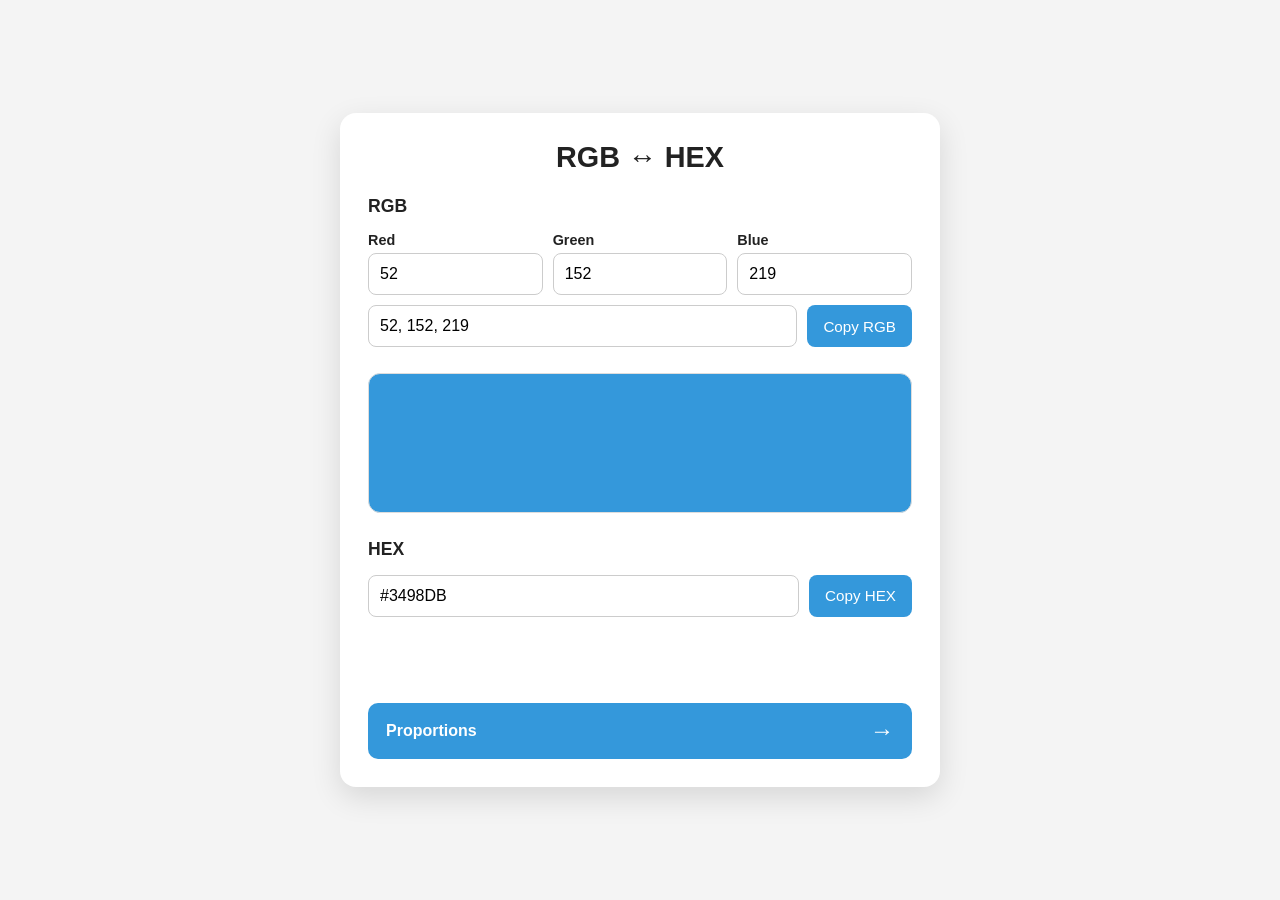
<file: index.html>
<!DOCTYPE html>
<html lang="en">
<head>
  <meta charset="UTF-8" />
  <meta name="viewport" content="width=device-width, initial-scale=1.0" />
  <title>RGB ↔ HEX</title>
  <link rel="stylesheet" href="style.css" />
</head>
<body>
  <main class="converter">
    <h1>RGB ↔ HEX</h1>

    <section class="section">
      <h2>RGB</h2>

      <div class="rgb-inputs">
        <label>
          Red
          <input id="red" type="number" min="0" max="255" value="52" />
        </label>

        <label>
          Green
          <input id="green" type="number" min="0" max="255" value="152" />
        </label>

        <label>
          Blue
          <input id="blue" type="number" min="0" max="255" value="219" />
        </label>
      </div>

      <div class="input-row rgb-output-row">
        <input id="rgbOutput" type="text" value="52, 152, 219"   />
        <button class="copy-button" data-copy="rgbOutput">Copy RGB</button>
      </div>
    </section>

    <div id="preview" class="color-preview"></div>

    <section class="section">
      <h2>HEX</h2>

      <div class="input-row">
        <input id="hex" type="text" value="#3498DB" maxlength="7" />
        <button class="copy-button" data-copy="hex">Copy HEX</button>
      </div>

      <div id="status" class="status"></div>
      <div id="copyMessage" class="copy-message"></div>
    </section>

    <a class="proportions-link" href="proportions.html">
      <span>Proportions</span>
      <span class="arrow">→</span>
    </a>
  </main>

  <script>
    const redInput = document.getElementById("red");
    const greenInput = document.getElementById("green");
    const blueInput = document.getElementById("blue");
    const rgbOutput = document.getElementById("rgbOutput");
    const hexInput = document.getElementById("hex");
    const preview = document.getElementById("preview");
    const status = document.getElementById("status");
    const copyMessage = document.getElementById("copyMessage");

    function clamp(value, min = 0, max = 255) {
      return Math.min(max, Math.max(min, value));
    }

    function componentToHex(component) {
      return component.toString(16).padStart(2, "0").toUpperCase();
    }

    function updateFromRgb() {
      const red = clamp(Number(redInput.value) || 0);
      const green = clamp(Number(greenInput.value) || 0);
      const blue = clamp(Number(blueInput.value) || 0);

      redInput.value = red;
      greenInput.value = green;
      blueInput.value = blue;

      const rgb = `${red}, ${green}, ${blue}`;
      const hex =
        "#" +
        componentToHex(red) +
        componentToHex(green) +
        componentToHex(blue);

      rgbOutput.value = rgb;
      hexInput.value = hex;
      preview.style.backgroundColor = `rgb(${rgb})`;
      status.textContent = "";
    }

    function updateFromHex() {
      let hex = hexInput.value.trim();

      if (!hex.startsWith("#")) {
        hex = "#" + hex;
      }

      //three symbol autocompletion disabled by default
      if (/^#[0-9a-fA-F]{3}$/.test(hex) && false) {
        hex = "#" + [...hex.slice(1)]
          .map((character) => character + character)
          .join("");
      }

      if (!/^#[0-9a-fA-F]{6}$/.test(hex)) {
        status.textContent = "Enter a valid HEX color, such as #3498DB.";
        return;
      }

      const red = parseInt(hex.slice(1, 3), 16);
      const green = parseInt(hex.slice(3, 5), 16);
      const blue = parseInt(hex.slice(5, 7), 16);

      redInput.value = red;
      greenInput.value = green;
      blueInput.value = blue;
      rgbOutput.value = `${red}, ${green}, ${blue}`;
      hexInput.value = hex.toUpperCase();
      preview.style.backgroundColor = `rgb(${red}, ${green}, ${blue})`;
      status.textContent = "";
    }
    
  function getRgbValuesFromText() {
  const input = rgbOutput.value.trim();
  let parts = [];

  if (input.includes(",")) {
    // Supports commas, spaces, or a combination:
    // 10, 50 30
    parts = input.split(",").flatMap((part) => {
      const trimmedPart = part.trim();

      // Preserve an empty comma-separated value as zero
      if (trimmedPart === "") {
        return [0];
      }

      return trimmedPart.split(/\s+/);
    });
  } else {
    // Supports space-separated values:
    // 200 30 60
    parts = input === "" ? [] : input.split(/\s+/);
  }

  const values = parts.slice(0, 3).map((value) => {
    if (value === "") {
      return 0;
    }

    const number = Number(value);

    return Number.isFinite(number)
      ? clamp(Math.round(number))
      : null;
  });

  // Missing RGB values become zero
  while (values.length < 3) {
    values.push(0);
  }

  return values.slice(0, 3);
}
function updateFromRgbText() {
  const values = getRgbValuesFromText();

  if (values.some((value) => value === null)) {
    status.textContent = "Enter RGB values like 52, 152, 219.";
    return;
  }

  const [red, green, blue] = values;

  redInput.value = red;
  greenInput.value = green;
  blueInput.value = blue;

  const hex =
    "#" +
    componentToHex(red) +
    componentToHex(green) +
    componentToHex(blue);

  // Do not rewrite rgbOutput.value here.
  // This keeps the cursor in its current position.
  hexInput.value = hex;
  preview.style.backgroundColor = `rgb(${red}, ${green}, ${blue})`;
  status.textContent = "";
}

function completeRgbInput() {
  const values = getRgbValuesFromText();

  if (values.some((value) => value === null)) {
    status.textContent = "Enter RGB values like 52, 152, 219.";
    return;
  }

  const [red, green, blue] = values;

  rgbOutput.value = `${red}, ${green}, ${blue}`;
  redInput.value = red;
  greenInput.value = green;
  blueInput.value = blue;

  const hex =
    "#" +
    componentToHex(red) +
    componentToHex(green) +
    componentToHex(blue);

  hexInput.value = hex;
  preview.style.backgroundColor = `rgb(${red}, ${green}, ${blue})`;
  status.textContent = "";
}

    [redInput, greenInput, blueInput].forEach((input) => {
      input.addEventListener("input", updateFromRgb);
    });

    
  rgbOutput.addEventListener("input", updateFromRgbText);
  rgbOutput.addEventListener("blur", completeRgbInput);

  rgbOutput.addEventListener("keydown", (event) => {
    if (event.key === "Enter") {
      event.preventDefault();
      completeRgbInput();
      rgbOutput.blur();
    }
  });

  hexInput.addEventListener("input", updateFromHex);

    document.querySelectorAll(".copy-button").forEach((button) => {
      button.addEventListener("click", async () => {
        const input = document.getElementById(button.dataset.copy);

        try {
          await navigator.clipboard.writeText(input.value);
          copyMessage.textContent = "Copied!";

          setTimeout(() => {
            copyMessage.textContent = "";
          }, 1500);
        } catch {
          copyMessage.textContent = "Unable to copy.";
        }
      });
    });

    updateFromRgb();
  </script>
</body>
</html>
</file>
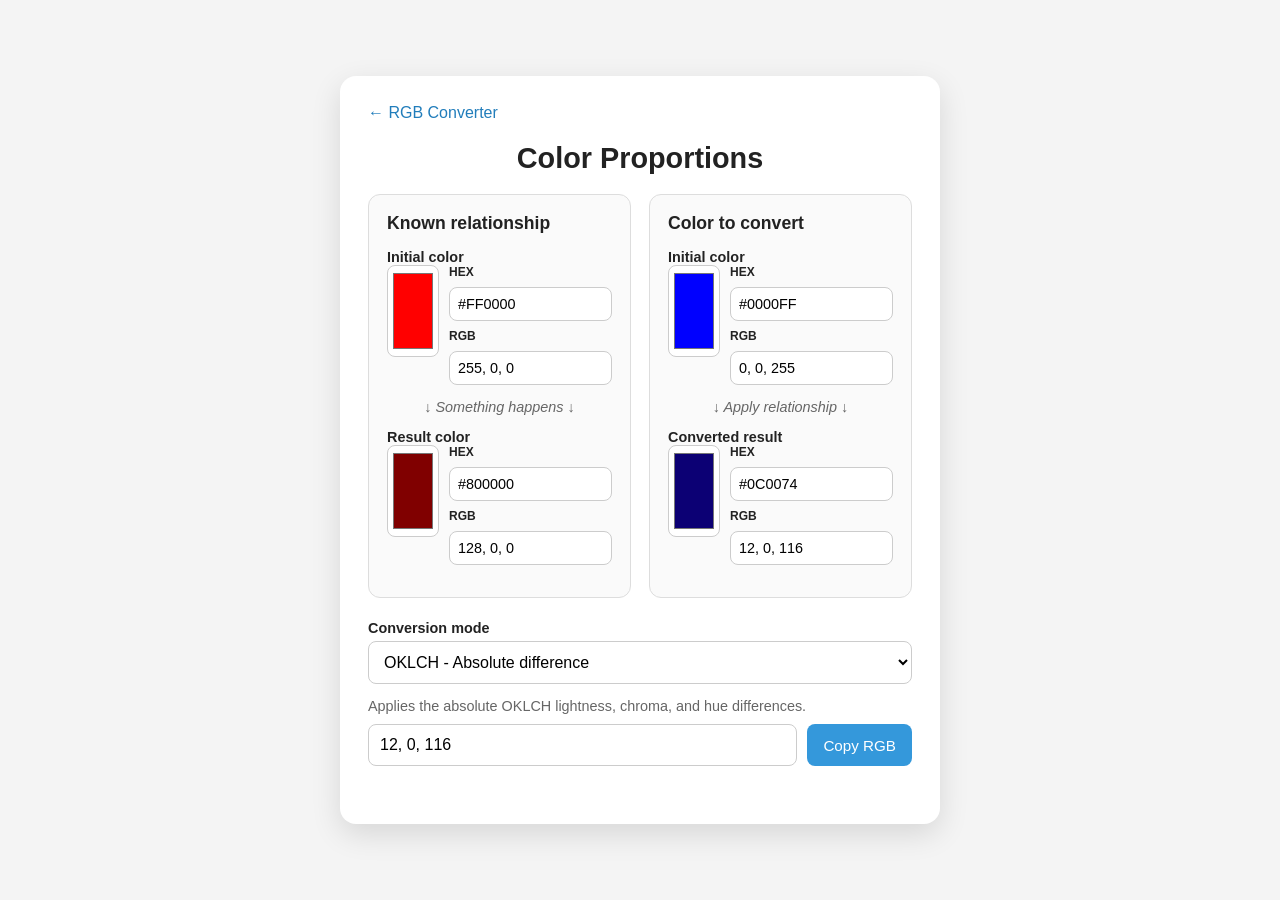
<file: proportions.html>
<!DOCTYPE html>
<html lang="en">
<head>
  <meta charset="UTF-8" />
  <meta name="viewport" content="width=device-width, initial-scale=1.0" />
  <title>Color Proportions</title>
  <link rel="stylesheet" href="style.css" />
</head>
<body>
  <main class="converter proportions-page">
    <a class="back-link" href="index.html">← RGB Converter</a>

    <h1>Color Proportions</h1>

    <div class="proportions-layout">
      <section class="proportion-card">
        <h2>Known relationship</h2>

        <div class="color-field">
          <label for="sourceInitialColor">Initial color</label>

          <div class="color-control">
            <input id="sourceInitialColor" type="color" value="#FF0000" />

            <div class="color-values">
              <label>
                HEX
                <input id="sourceInitialHex" type="text" value="#FF0000" maxlength="7" />
              </label>

              <label>
                RGB
                <input id="sourceInitialRgb" type="text" value="255, 0, 0" />
              </label>
            </div>
          </div>
        </div>

        <div class="happens">↓ Something happens ↓</div>

        <div class="color-field">
          <label for="sourceResultColor">Result color</label>

          <div class="color-control">
            <input id="sourceResultColor" type="color" value="#800000" />

            <div class="color-values">
              <label>
                HEX
                <input id="sourceResultHex" type="text" value="#800000" maxlength="7" />
              </label>

              <label>
                RGB
                <input id="sourceResultRgb" type="text" value="128, 0, 0" />
              </label>
            </div>
          </div>
        </div>
      </section>

      <section class="proportion-card">
        <h2>Color to convert</h2>

        <div class="color-field">
          <label for="targetInitialColor">Initial color</label>

          <div class="color-control">
            <input id="targetInitialColor" type="color" value="#0000FF" />

            <div class="color-values">
              <label>
                HEX
                <input id="targetInitialHex" type="text" value="#0000FF" maxlength="7" />
              </label>

              <label>
                RGB
                <input id="targetInitialRgb" type="text" value="0, 0, 255" />
              </label>
            </div>
          </div>
        </div>

        <div class="happens">↓ Apply relationship ↓</div>

        <div class="color-field">
          <label for="targetResultColor">Converted result</label>

          <div class="color-control">
            <input id="targetResultColor" type="color" value="#000080" readonly />

            <div class="color-values">
              <label>
                HEX
                <input id="targetResultHex" type="text" value="#000080" readonly />
              </label>

              <label>
                RGB
                <input id="targetResultRgb" type="text" value="0, 0, 128" readonly />
              </label>
            </div>
          </div>
        </div>
      </section>
    </div>

    <section class="mode-section">
      <label for="mode">Conversion mode</label>

	<select id="mode">
	  <option value="percentile">
		RGB - Per-channel percentile
	  </option>

	  <option value="absolute">
		RGB - Per-channel absolute
	  </option>

	  <option value="oklch-absolute" selected>
		OKLCH - Absolute difference
	  </option>

	  <option value="oklch-relative">
		OKLCH - Relative difference
	  </option>

	  <option value="oklch-hue">
		OKLCH - Hue shift only
	  </option>

	  <option value="oklch-lightness">
		OKLCH - Lightness and chroma
	  </option>
	</select>

	 <p id="modeDescription">
	   Applies the absolute OKLCH lightness, chroma, and hue differences.
	 </p>
    </section>

	<div class="copy-result-row">
	  <input id="resultRgb" type="text" readonly />
	  <button id="copyResult" type="button">Copy RGB</button>
	</div>

    <div id="copyMessage" class="copy-message"></div>
  </main>

  <script>
    const colorGroups = [
      {
        color: "sourceInitialColor",
        hex: "sourceInitialHex",
        rgb: "sourceInitialRgb"
      },
      {
        color: "sourceResultColor",
        hex: "sourceResultHex",
        rgb: "sourceResultRgb"
      },
      {
        color: "targetInitialColor",
        hex: "targetInitialHex",
        rgb: "targetInitialRgb"
      }
    ];

    const mode = document.getElementById("mode");
    const modeDescription = document.getElementById("modeDescription");
    const targetResultColor = document.getElementById("targetResultColor");
    const targetResultHex = document.getElementById("targetResultHex");
    const targetResultRgb = document.getElementById("targetResultRgb");
    const resultRgb = document.getElementById("resultRgb");
    const copyMessage = document.getElementById("copyMessage");

    function clamp(value) {
      return Math.min(255, Math.max(0, Math.round(value)));
    }

    function normalizeHex(value) {
      value = value.trim();

      if (!value.startsWith("#")) {
        value = "#" + value;
      }

      if (/^#[0-9a-fA-F]{3}$/.test(value)) {
        value = "#" + [...value.slice(1)]
          .map(character => character + character)
          .join("");
      }

      return value.toUpperCase();
    }

    function isValidHex(value) {
      return /^#[0-9A-F]{6}$/.test(value);
    }

    function hexToRgb(hex) {
      return {
        r: parseInt(hex.slice(1, 3), 16),
        g: parseInt(hex.slice(3, 5), 16),
        b: parseInt(hex.slice(5, 7), 16)
      };
    }

    function rgbTextToObject(value) {
      const numbers = value
        .split(",")
        .map(number => clamp(Number(number.trim()) || 0));

      if (numbers.length !== 3) {
        return null;
      }

      return {
        r: numbers[0],
        g: numbers[1],
        b: numbers[2]
      };
    }

    function rgbToHex({ r, g, b }) {
      return "#" + [r, g, b]
        .map(value => clamp(value).toString(16).padStart(2, "0"))
        .join("")
        .toUpperCase();
    }

    function rgbToText({ r, g, b }) {
      return `${clamp(r)}, ${clamp(g)}, ${clamp(b)}`;
    }

    function updateGroupFromColor(group) {
      const color = document.getElementById(group.color);
      const hex = document.getElementById(group.hex);
      const rgb = document.getElementById(group.rgb);

      const rgbValue = hexToRgb(color.value);

      hex.value = color.value.toUpperCase();
      rgb.value = rgbToText(rgbValue);
    }

    function updateGroupFromHex(group) {
      const color = document.getElementById(group.color);
      const hex = document.getElementById(group.hex);
      const rgb = document.getElementById(group.rgb);

      const normalizedHex = normalizeHex(hex.value);

      if (!isValidHex(normalizedHex)) {
        return;
      }

      const rgbValue = hexToRgb(normalizedHex);

      color.value = normalizedHex;
      hex.value = normalizedHex;
      rgb.value = rgbToText(rgbValue);
    }

    function updateGroupFromRgb(group) {
      const color = document.getElementById(group.color);
      const hex = document.getElementById(group.hex);
      const rgb = document.getElementById(group.rgb);

      const rgbValue = rgbTextToObject(rgb.value);

      if (!rgbValue) {
        return;
      }

      const newHex = rgbToHex(rgbValue);

      color.value = newHex;
      hex.value = newHex;
      rgb.value = rgbToText(rgbValue);
    }

    function srgbToLinear(value) {
  value /= 255;

  return value <= 0.04045
    ? value / 12.92
    : Math.pow((value + 0.055) / 1.055, 2.4);
}

function linearToSrgb(value) {
  value = Math.max(0, Math.min(1, value));

  return value <= 0.0031308
    ? value * 12.92
    : 1.055 * Math.pow(value, 1 / 2.4) - 0.055;
}

function rgbToOklab({ r, g, b }) {
  const red = srgbToLinear(r);
  const green = srgbToLinear(g);
  const blue = srgbToLinear(b);

  const l =
    0.4122214708 * red +
    0.5363325363 * green +
    0.0514459929 * blue;

  const m =
    0.2119034982 * red +
    0.6806995451 * green +
    0.1073969566 * blue;

  const s =
    0.0883024619 * red +
    0.2817188376 * green +
    0.6299787005 * blue;

  const lRoot = Math.cbrt(l);
  const mRoot = Math.cbrt(m);
  const sRoot = Math.cbrt(s);

  return {
    L: 0.2104542553 * lRoot +
       0.793617785 * mRoot -
       0.0040720468 * sRoot,

    a: 1.9779984951 * lRoot -
       2.428592205 * mRoot +
       0.4505937099 * sRoot,

    b: 0.0259040371 * lRoot +
       0.7827717662 * mRoot -
       0.808675766 * sRoot
  };
}

function oklabToRgb({ L, a, b }) {
  const l =
    L +
    0.3963377774 * a +
    0.2158037573 * b;

  const m =
    L -
    0.1055613458 * a -
    0.0638541728 * b;

  const s =
    L -
    0.0894841775 * a -
    1.291485548 * b;

  const lCubed = l ** 3;
  const mCubed = m ** 3;
  const sCubed = s ** 3;

  const red =
    4.0767416621 * lCubed -
    3.3077115913 * mCubed +
    0.2309699292 * sCubed;

  const green =
    -1.2684380046 * lCubed +
    2.6097574011 * mCubed -
    0.3413193965 * sCubed;

  const blue =
    -0.0041960863 * lCubed -
    0.7034186147 * mCubed +
    1.707614701 * sCubed;

  return {
    r: clamp(linearToSrgb(red) * 255),
    g: clamp(linearToSrgb(green) * 255),
    b: clamp(linearToSrgb(blue) * 255)
  };
}

function oklabToOklch({ L, a, b }) {
  const C = Math.sqrt(a * a + b * b);

  let h = Math.atan2(b, a) * 180 / Math.PI;

  if (h < 0) {
    h += 360;
  }

  return { L, C, h };
}

function oklchToOklab({ L, C, h }) {
  const radians = h * Math.PI / 180;

  return {
    L,
    a: C * Math.cos(radians),
    b: C * Math.sin(radians)
  };
}

function rgbToOklch(rgb) {
  return oklabToOklch(rgbToOklab(rgb));
}

function oklchToRgb(oklch) {
  return oklabToRgb(oklchToOklab(oklch));
}

function normalizeHue(hue) {
  return ((hue % 360) + 360) % 360;
}

function shortestHueDifference(resultHue, initialHue) {
  return ((resultHue - initialHue + 540) % 360) - 180;
}

function clampOklch(value) {
  return {
    L: Math.max(0, Math.min(1, value.L)),
    C: Math.max(0, value.C),
    h: normalizeHue(value.h)
  };
}

function calculateResult() {
  const sourceInitial = hexToRgb(
    document.getElementById("sourceInitialColor").value
  );

  const sourceResult = hexToRgb(
    document.getElementById("sourceResultColor").value
  );

  const targetInitial = hexToRgb(
    document.getElementById("targetInitialColor").value
  );

  let result;

  if (mode.value === "percentile") {
    result = {
      r: sourceInitial.r === 0
        ? 0
        : targetInitial.r * (sourceResult.r / sourceInitial.r),

      g: sourceInitial.g === 0
        ? 0
        : targetInitial.g * (sourceResult.g / sourceInitial.g),

      b: sourceInitial.b === 0
        ? 0
        : targetInitial.b * (sourceResult.b / sourceInitial.b)
    };

    modeDescription.textContent =
      "Applies the proportional change independently to each RGB channel.";
  }

  else if (mode.value === "absolute") {
    result = {
      r: targetInitial.r + (sourceResult.r - sourceInitial.r),
      g: targetInitial.g + (sourceResult.g - sourceInitial.g),
      b: targetInitial.b + (sourceResult.b - sourceInitial.b)
    };

    modeDescription.textContent =
      "Applies the exact RGB difference independently to each channel.";
  }

  else {
    const sourceOklch = rgbToOklch(sourceInitial);
    const resultOklch = rgbToOklch(sourceResult);
    const targetOklch = rgbToOklch(targetInitial);

    const deltaL = resultOklch.L - sourceOklch.L;
    const deltaC = resultOklch.C - sourceOklch.C;

    const deltaH = shortestHueDifference(
      resultOklch.h,
      sourceOklch.h
    );

    let converted;

    if (mode.value === "oklch-absolute") {
      converted = {
        L: targetOklch.L + deltaL,
        C: targetOklch.C + deltaC,
        h: targetOklch.h + deltaH
      };

      modeDescription.textContent =
        "Applies the absolute OKLCH lightness, chroma, and hue differences.";
    }

    else if (mode.value === "oklch-relative") {
      converted = {
        L: targetOklch.L + deltaL * targetOklch.L,
        C: targetOklch.C + deltaC * targetOklch.C,
        h: targetOklch.h + deltaH
      };

      modeDescription.textContent =
        "Applies the OKLCH change proportionally to the target color.";
    }

    else if (mode.value === "oklch-hue") {
      converted = {
        L: targetOklch.L,
        C: targetOklch.C,
        h: targetOklch.h + deltaH
      };

      modeDescription.textContent =
        "Applies only the hue shift while preserving target lightness and chroma.";
    }

    else {
      // oklch-lightness
      converted = {
        L: targetOklch.L + deltaL,
        C: targetOklch.C + deltaC,
        h: targetOklch.h
      };

      modeDescription.textContent =
        "Applies the lightness and chroma changes while preserving target hue.";
    }

    converted = clampOklch(converted);
    result = oklchToRgb(converted);
  }

  result = {
    r: clamp(result.r),
    g: clamp(result.g),
    b: clamp(result.b)
  };

  const resultHex = rgbToHex(result);
  const resultRgbText = rgbToText(result);

  targetResultColor.value = resultHex;
  targetResultHex.value = resultHex;
  targetResultRgb.value = resultRgbText;
  resultRgb.value = resultRgbText;
}
    colorGroups.forEach(group => {
      const color = document.getElementById(group.color);
      const hex = document.getElementById(group.hex);
      const rgb = document.getElementById(group.rgb);

      color.addEventListener("input", () => {
        updateGroupFromColor(group);
        calculateResult();
      });

      hex.addEventListener("input", () => {
        updateGroupFromHex(group);
        calculateResult();
      });

      rgb.addEventListener("input", () => {
        updateGroupFromRgb(group);
        calculateResult();
      });
    });

    mode.addEventListener("change", calculateResult);

    document.getElementById("copyResult").addEventListener("click", async () => {
      try {
        await navigator.clipboard.writeText(resultRgb.value);
        copyMessage.textContent = "RGB result copied!";

        setTimeout(() => {
          copyMessage.textContent = "";
        }, 1500);
      } catch {
        copyMessage.textContent = "Unable to copy.";
      }
    });

    calculateResult();
  </script>
</body>
</html>
</file>
<file: style.css>
:root {
  font-family: Arial, sans-serif;
  color: #222;
  background: #f4f4f4;
}

* {
  box-sizing: border-box;
}

body {
  display: grid;
  place-items: center;
  min-height: 100vh;
  margin: 0;
  padding: 20px;
}

.converter {
  width: 100%;
  max-width: 600px;
  padding: 28px;
  background: #fff;
  border-radius: 16px;
  box-shadow: 0 10px 30px rgba(0, 0, 0, 0.12);
}

h1 {
  margin-top: 0;
  text-align: center;
  font-size: 1.8rem;
}

h2 {
  margin-top: 0;
  font-size: 1.1rem;
}

.section {
  margin-top: 22px;
}

.rgb-inputs {
  display: grid;
  grid-template-columns: repeat(3, 1fr);
  gap: 10px;
}

label {
  display: flex;
  flex-direction: column;
  gap: 5px;
  font-size: 0.9rem;
  font-weight: bold;
}

input,
select {
  width: 100%;
  padding: 11px;
  border: 1px solid #ccc;
  border-radius: 8px;
  font-size: 1rem;
  background: white;
}

input:focus,
select:focus {
  outline: 2px solid #3498db;
  border-color: transparent;
}

button {
  padding: 11px 16px;
  border: 0;
  border-radius: 8px;
  color: white;
  background: #3498db;
  cursor: pointer;
  font-size: 0.95rem;
  white-space: nowrap;
}

button:hover {
  background: #217dbb;
}

.input-row,
.copy-result-row {
  display: flex;
  gap: 10px;
  margin-top: 10px;
}

.input-row input,
.copy-result-row input {
  flex: 1;
}

.color-preview {
  height: 140px;
  margin: 26px 0;
  border: 1px solid #ddd;
  border-radius: 12px;
  background: rgb(52, 152, 219);
}

.status {
  min-height: 20px;
  margin-top: 8px;
  color: #d63031;
  font-size: 0.9rem;
}

.copy-message {
  min-height: 20px;
  margin-top: 10px;
  text-align: center;
  color: #16803c;
  font-size: 0.9rem;
}

.proportions-link {
  display: flex;
  align-items: center;
  justify-content: space-between;
  margin-top: 28px;
  padding: 14px 18px;
  border-radius: 10px;
  color: white;
  background: #3498db;
  text-decoration: none;
  font-weight: bold;
}

.proportions-link:hover {
  background: #217dbb;
}

.arrow {
  font-size: 1.5rem;
}

.back-link {
  display: inline-block;
  margin-bottom: 20px;
  color: #217dbb;
  text-decoration: none;
}

.back-link:hover {
  text-decoration: underline;
}

.proportions-layout {
  display: grid;
  grid-template-columns: 1fr 1fr;
  gap: 18px;
}

.proportion-card {
  padding: 18px;
  border: 1px solid #ddd;
  border-radius: 12px;
  background: #fafafa;
}

.color-field {
  margin-bottom: 14px;
}

.color-control {
  display: flex;
  gap: 8px;
  align-items: center;
}

.color-control input[type="color"] {
  width: 52px;
  height: 44px;
  padding: 3px;
  cursor: pointer;
}

.color-control input[type="text"] {
  min-width: 0;
}

.happens {
  margin: 14px 0;
  color: #666;
  text-align: center;
  font-size: 0.9rem;
  font-style: italic;
}

.mode-section {
  margin-top: 22px;
}

.mode-section select {
  margin-top: 5px;
}

.mode-section p {
  margin-bottom: 0;
  color: #666;
  font-size: 0.9rem;
}

@media (max-width: 650px) {
  .proportions-layout {
    grid-template-columns: 1fr;
  }
}

@media (max-width: 400px) {
  .converter {
    padding: 20px;
  }

  .rgb-inputs {
    grid-template-columns: 1fr;
  }

  .input-row,
  .copy-result-row {
    flex-direction: column;
  }
}
.color-control {
  display: flex;
  align-items: flex-start;
  gap: 10px;
}

.color-control > input[type="color"] {
  flex: 0 0 52px;
  width: 52px;
  height: 92px;
  padding: 3px;
  cursor: pointer;
}

.color-values {
  display: grid;
  flex: 1;
  gap: 8px;
}

.color-values label {
  font-size: 0.75rem;
}

.color-values input {
  margin-top: 3px;
  padding: 8px;
  font-size: 0.9rem;
}

@media (max-width: 400px) {
  .color-control {
    flex-direction: column;
  }

  .color-control > input[type="color"] {
    width: 100%;
    height: 55px;
  }
}
</file>
